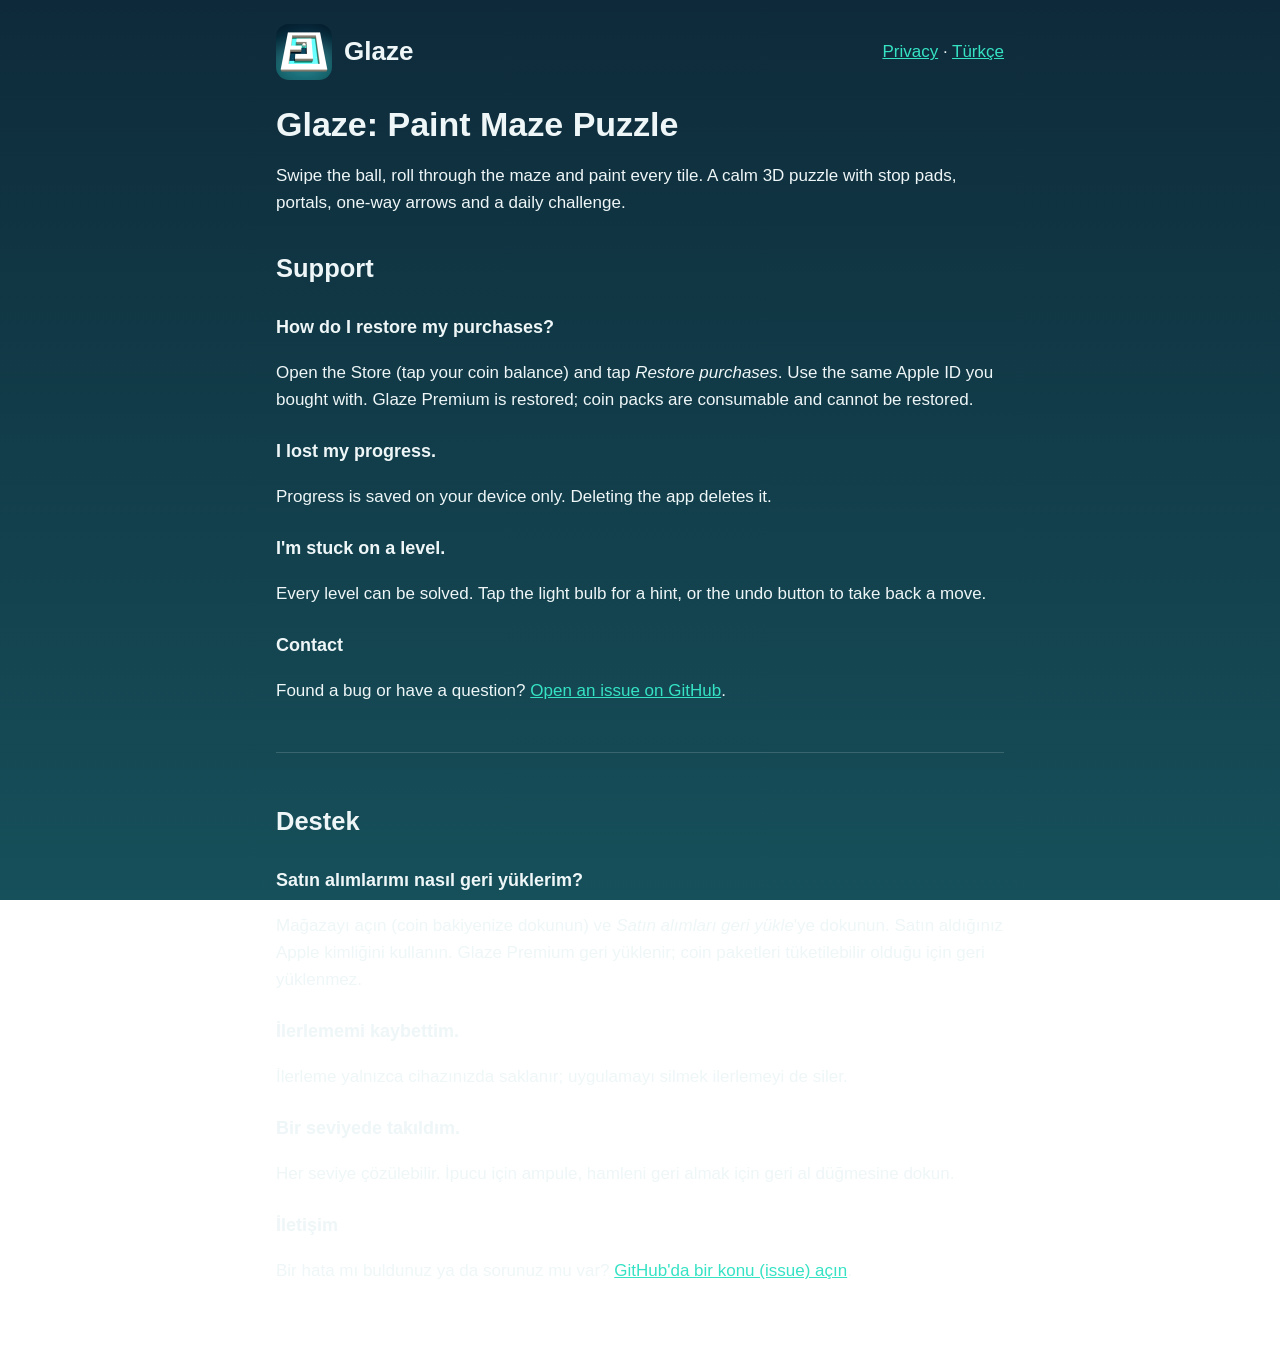
<file: index.html>
<!doctype html>
<html lang="en">
<head>
<meta charset="utf-8">
<meta name="viewport" content="width=device-width, initial-scale=1">
<title>Glaze – Support</title>
<link rel="stylesheet" href="style.css">
</head>
<body>
<main>
<header>
  <a href="./" class="brand"><img src="icon.png" alt="" width="56" height="56"> Glaze</a>
  <nav><a href="privacy.html">Privacy</a> · <a href="#tr">Türkçe</a></nav>
</header>

<section>
<h1>Glaze: Paint Maze Puzzle</h1>
<p>Swipe the ball, roll through the maze and paint every tile. A calm 3D puzzle with stop pads, portals, one-way arrows and a daily challenge.</p>

<h2>Support</h2>
<h3>How do I restore my purchases?</h3>
<p>Open the Store (tap your coin balance) and tap <em>Restore purchases</em>. Use the same Apple ID you bought with. Glaze Premium is restored; coin packs are consumable and cannot be restored.</p>
<h3>I lost my progress.</h3>
<p>Progress is saved on your device only. Deleting the app deletes it.</p>
<h3>I'm stuck on a level.</h3>
<p>Every level can be solved. Tap the light bulb for a hint, or the undo button to take back a move.</p>
<h3>Contact</h3>
<p>Found a bug or have a question? <a href="https://github.com/ramazanbulut/glaze-app/issues">Open an issue on GitHub</a>.</p>
</section>

<hr>

<section id="tr">
<h2>Destek</h2>
<h3>Satın alımlarımı nasıl geri yüklerim?</h3>
<p>Mağazayı açın (coin bakiyenize dokunun) ve <em>Satın alımları geri yükle</em>'ye dokunun. Satın aldığınız Apple kimliğini kullanın. Glaze Premium geri yüklenir; coin paketleri tüketilebilir olduğu için geri yüklenmez.</p>
<h3>İlerlememi kaybettim.</h3>
<p>İlerleme yalnızca cihazınızda saklanır; uygulamayı silmek ilerlemeyi de siler.</p>
<h3>Bir seviyede takıldım.</h3>
<p>Her seviye çözülebilir. İpucu için ampule, hamleni geri almak için geri al düğmesine dokun.</p>
<h3>İletişim</h3>
<p>Bir hata mı buldunuz ya da sorunuz mu var? <a href="https://github.com/ramazanbulut/glaze-app/issues">GitHub'da bir konu (issue) açın</a>.</p>
</section>
</main>
</body>
</html>
</file>
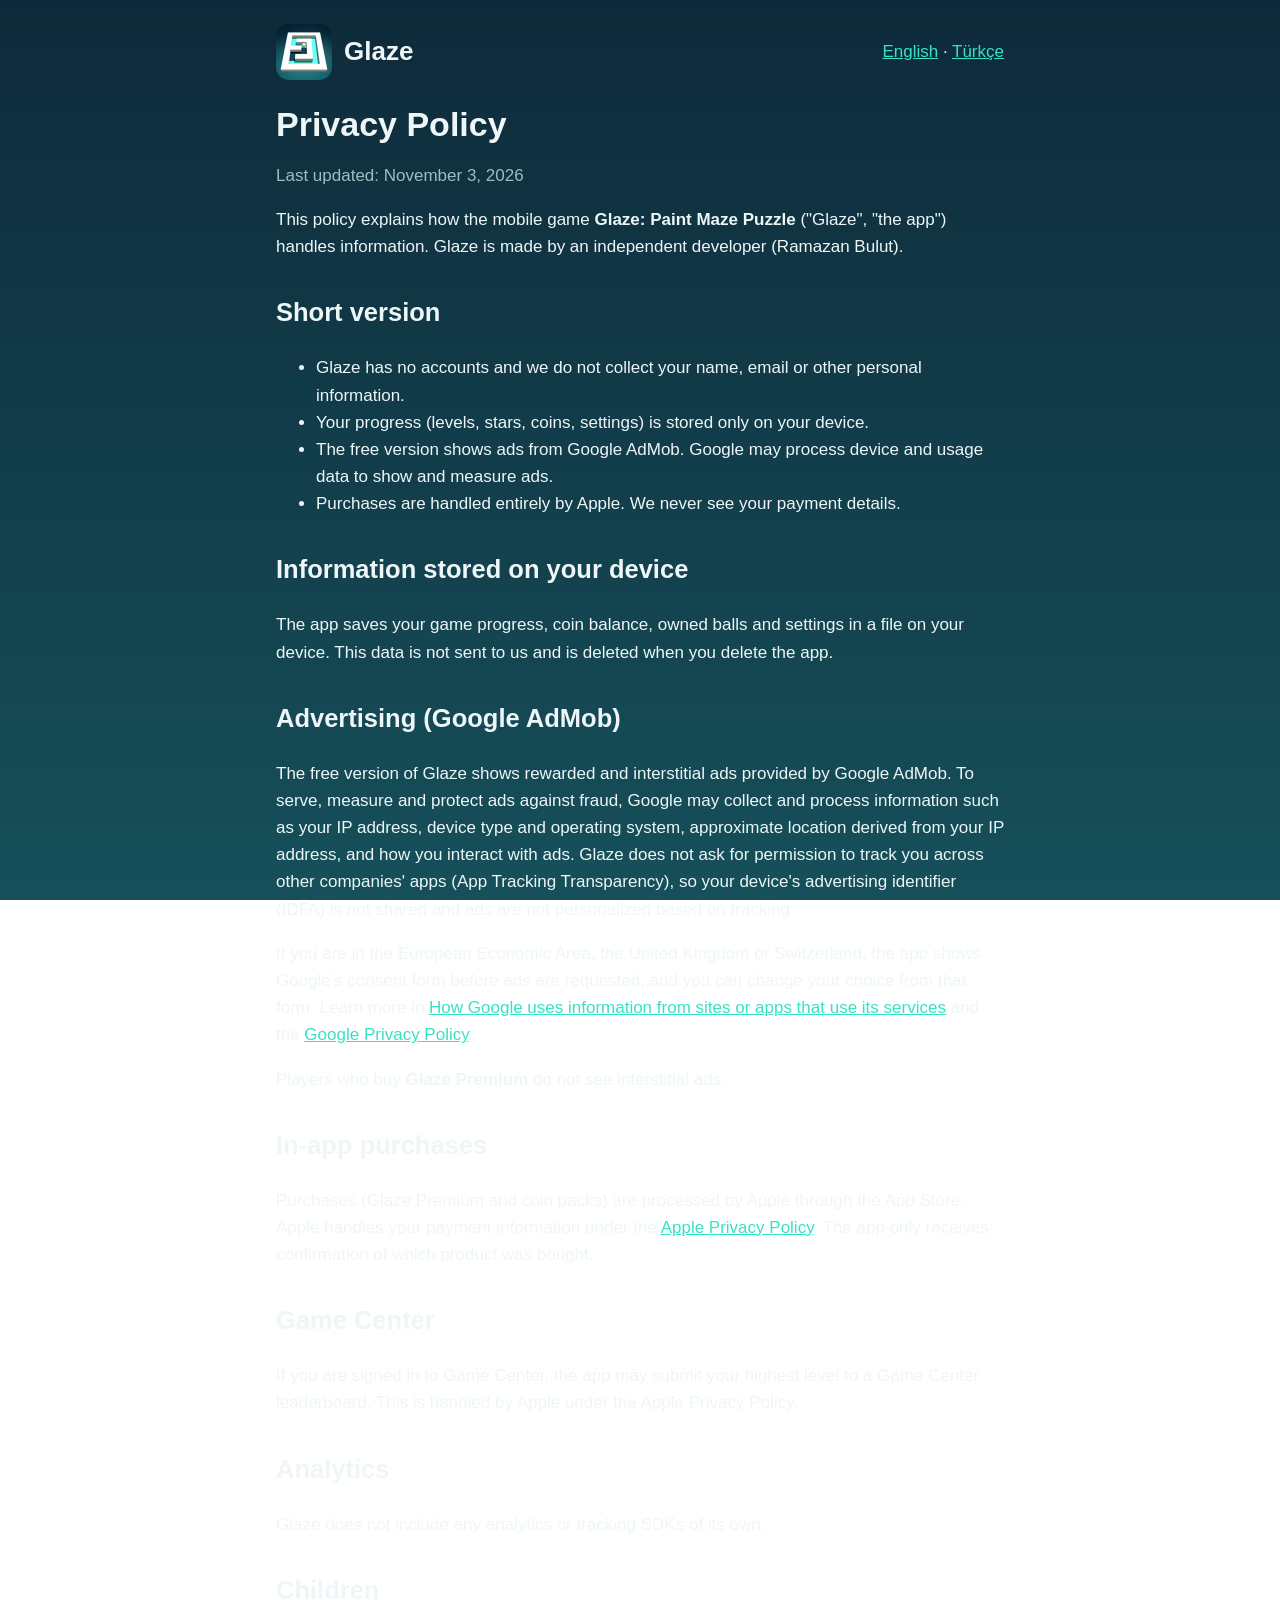
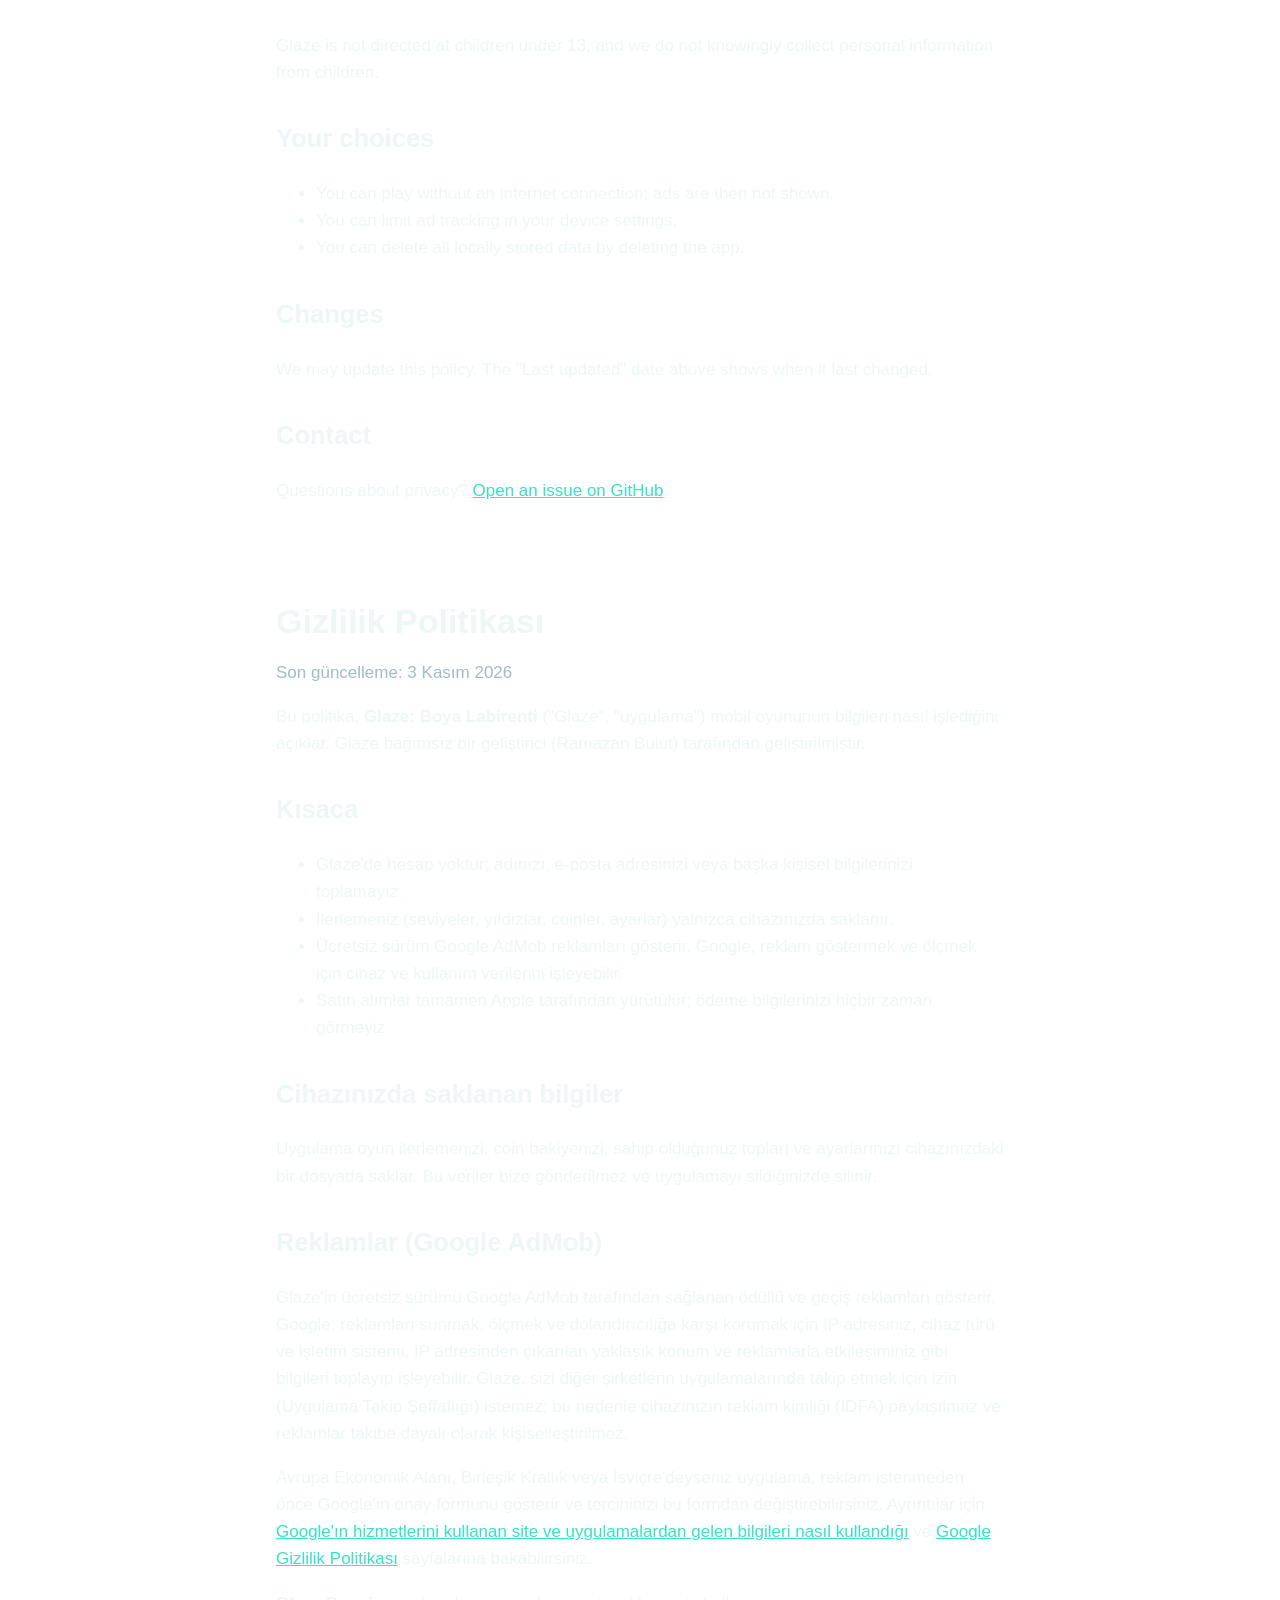
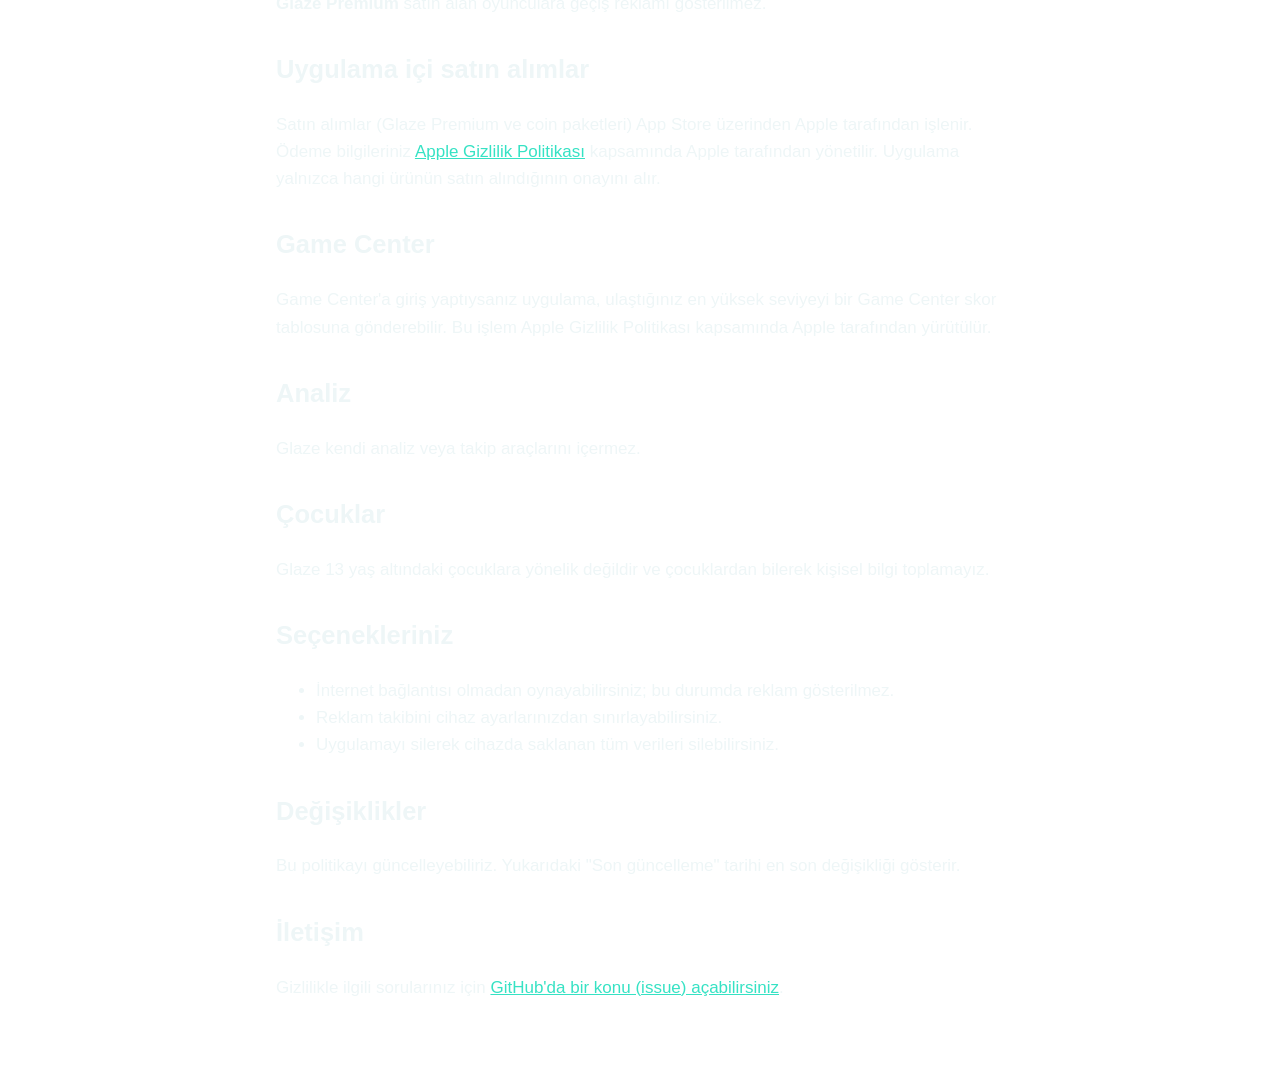
<file: privacy.html>
<!doctype html>
<html lang="en">
<head>
<meta charset="utf-8">
<meta name="viewport" content="width=device-width, initial-scale=1">
<title>Glaze – Privacy Policy</title>
<link rel="stylesheet" href="style.css">
</head>
<body>
<main>
<header>
  <a href="./" class="brand"><img src="icon.png" alt="" width="56" height="56"> Glaze</a>
  <nav><a href="#en">English</a> · <a href="#tr">Türkçe</a></nav>
</header>

<section id="en">
<h1>Privacy Policy</h1>
<p class="muted">Last updated: November 3, 2026</p>

<p>This policy explains how the mobile game <strong>Glaze: Paint Maze Puzzle</strong> ("Glaze", "the app") handles information. Glaze is made by an independent developer (Ramazan Bulut).</p>

<h2>Short version</h2>
<ul>
  <li>Glaze has no accounts and we do not collect your name, email or other personal information.</li>
  <li>Your progress (levels, stars, coins, settings) is stored only on your device.</li>
  <li>The free version shows ads from Google AdMob. Google may process device and usage data to show and measure ads.</li>
  <li>Purchases are handled entirely by Apple. We never see your payment details.</li>
</ul>

<h2>Information stored on your device</h2>
<p>The app saves your game progress, coin balance, owned balls and settings in a file on your device. This data is not sent to us and is deleted when you delete the app.</p>

<h2>Advertising (Google AdMob)</h2>
<p>The free version of Glaze shows rewarded and interstitial ads provided by Google AdMob. To serve, measure and protect ads against fraud, Google may collect and process information such as your IP address, device type and operating system, approximate location derived from your IP address, and how you interact with ads. Glaze does not ask for permission to track you across other companies' apps (App Tracking Transparency), so your device's advertising identifier (IDFA) is not shared and ads are not personalized based on tracking.</p>
<p>If you are in the European Economic Area, the United Kingdom or Switzerland, the app shows Google's consent form before ads are requested, and you can change your choice from that form. Learn more in <a href="https://policies.google.com/technologies/partner-sites">How Google uses information from sites or apps that use its services</a> and the <a href="https://policies.google.com/privacy">Google Privacy Policy</a>.</p>
<p>Players who buy <strong>Glaze Premium</strong> do not see interstitial ads.</p>

<h2>In-app purchases</h2>
<p>Purchases (Glaze Premium and coin packs) are processed by Apple through the App Store. Apple handles your payment information under the <a href="https://www.apple.com/legal/privacy/">Apple Privacy Policy</a>. The app only receives confirmation of which product was bought.</p>

<h2>Game Center</h2>
<p>If you are signed in to Game Center, the app may submit your highest level to a Game Center leaderboard. This is handled by Apple under the Apple Privacy Policy.</p>

<h2>Analytics</h2>
<p>Glaze does not include any analytics or tracking SDKs of its own.</p>

<h2>Children</h2>
<p>Glaze is not directed at children under 13, and we do not knowingly collect personal information from children.</p>

<h2>Your choices</h2>
<ul>
  <li>You can play without an internet connection; ads are then not shown.</li>
  <li>You can limit ad tracking in your device settings.</li>
  <li>You can delete all locally stored data by deleting the app.</li>
</ul>

<h2>Changes</h2>
<p>We may update this policy. The "Last updated" date above shows when it last changed.</p>

<h2>Contact</h2>
<p>Questions about privacy? <a href="https://github.com/ramazanbulut/glaze-app/issues">Open an issue on GitHub</a>.</p>
</section>

<hr>

<section id="tr">
<h1>Gizlilik Politikası</h1>
<p class="muted">Son güncelleme: 3 Kasım 2026</p>

<p>Bu politika, <strong>Glaze: Boya Labirenti</strong> ("Glaze", "uygulama") mobil oyununun bilgileri nasıl işlediğini açıklar. Glaze bağımsız bir geliştirici (Ramazan Bulut) tarafından geliştirilmiştir.</p>

<h2>Kısaca</h2>
<ul>
  <li>Glaze'de hesap yoktur; adınızı, e-posta adresinizi veya başka kişisel bilgilerinizi toplamayız.</li>
  <li>İlerlemeniz (seviyeler, yıldızlar, coinler, ayarlar) yalnızca cihazınızda saklanır.</li>
  <li>Ücretsiz sürüm Google AdMob reklamları gösterir. Google, reklam göstermek ve ölçmek için cihaz ve kullanım verilerini işleyebilir.</li>
  <li>Satın alımlar tamamen Apple tarafından yürütülür; ödeme bilgilerinizi hiçbir zaman görmeyiz.</li>
</ul>

<h2>Cihazınızda saklanan bilgiler</h2>
<p>Uygulama oyun ilerlemenizi, coin bakiyenizi, sahip olduğunuz topları ve ayarlarınızı cihazınızdaki bir dosyada saklar. Bu veriler bize gönderilmez ve uygulamayı sildiğinizde silinir.</p>

<h2>Reklamlar (Google AdMob)</h2>
<p>Glaze'in ücretsiz sürümü Google AdMob tarafından sağlanan ödüllü ve geçiş reklamları gösterir. Google; reklamları sunmak, ölçmek ve dolandırıcılığa karşı korumak için IP adresiniz, cihaz türü ve işletim sistemi, IP adresinden çıkarılan yaklaşık konum ve reklamlarla etkileşiminiz gibi bilgileri toplayıp işleyebilir. Glaze, sizi diğer şirketlerin uygulamalarında takip etmek için izin (Uygulama Takip Şeffaflığı) istemez; bu nedenle cihazınızın reklam kimliği (IDFA) paylaşılmaz ve reklamlar takibe dayalı olarak kişiselleştirilmez.</p>
<p>Avrupa Ekonomik Alanı, Birleşik Krallık veya İsviçre'deyseniz uygulama, reklam istenmeden önce Google'ın onay formunu gösterir ve tercihinizi bu formdan değiştirebilirsiniz. Ayrıntılar için <a href="https://policies.google.com/technologies/partner-sites">Google'ın hizmetlerini kullanan site ve uygulamalardan gelen bilgileri nasıl kullandığı</a> ve <a href="https://policies.google.com/privacy">Google Gizlilik Politikası</a> sayfalarına bakabilirsiniz.</p>
<p><strong>Glaze Premium</strong> satın alan oyunculara geçiş reklamı gösterilmez.</p>

<h2>Uygulama içi satın alımlar</h2>
<p>Satın alımlar (Glaze Premium ve coin paketleri) App Store üzerinden Apple tarafından işlenir. Ödeme bilgileriniz <a href="https://www.apple.com/tr/legal/privacy/">Apple Gizlilik Politikası</a> kapsamında Apple tarafından yönetilir. Uygulama yalnızca hangi ürünün satın alındığının onayını alır.</p>

<h2>Game Center</h2>
<p>Game Center'a giriş yaptıysanız uygulama, ulaştığınız en yüksek seviyeyi bir Game Center skor tablosuna gönderebilir. Bu işlem Apple Gizlilik Politikası kapsamında Apple tarafından yürütülür.</p>

<h2>Analiz</h2>
<p>Glaze kendi analiz veya takip araçlarını içermez.</p>

<h2>Çocuklar</h2>
<p>Glaze 13 yaş altındaki çocuklara yönelik değildir ve çocuklardan bilerek kişisel bilgi toplamayız.</p>

<h2>Seçenekleriniz</h2>
<ul>
  <li>İnternet bağlantısı olmadan oynayabilirsiniz; bu durumda reklam gösterilmez.</li>
  <li>Reklam takibini cihaz ayarlarınızdan sınırlayabilirsiniz.</li>
  <li>Uygulamayı silerek cihazda saklanan tüm verileri silebilirsiniz.</li>
</ul>

<h2>Değişiklikler</h2>
<p>Bu politikayı güncelleyebiliriz. Yukarıdaki "Son güncelleme" tarihi en son değişikliği gösterir.</p>

<h2>İletişim</h2>
<p>Gizlilikle ilgili sorularınız için <a href="https://github.com/ramazanbulut/glaze-app/issues">GitHub'da bir konu (issue) açabilirsiniz</a>.</p>
</section>
</main>
</body>
</html>
</file>
<file: style.css>
:root { --bg: #0e2a3a; --card: #12333f; --text: #eef6f7; --muted: #9fbcc2; --accent: #36e2c4; }
* { box-sizing: border-box; }
body { margin: 0; background: linear-gradient(#0e2a3a, #16505a) fixed; color: var(--text);
  font: 17px/1.6 -apple-system, BlinkMacSystemFont, "SF Pro Text", "Segoe UI", Roboto, sans-serif; }
main { max-width: 760px; margin: 0 auto; padding: 24px 16px 64px; }
header { display: flex; align-items: center; justify-content: space-between; gap: 12px; flex-wrap: wrap; margin-bottom: 24px; }
.brand { display: flex; align-items: center; gap: 12px; color: var(--text); text-decoration: none; font-weight: 800; font-size: 26px; }
.brand img { border-radius: 13px; }
a { color: var(--accent); }
h1 { font-size: 34px; line-height: 1.2; margin: 8px 0; }
h2 { margin-top: 32px; }
h3 { margin: 24px 0 4px; font-size: 18px; }
.muted { color: var(--muted); }
hr { border: 0; border-top: 1px solid rgba(255,255,255,.15); margin: 48px 0; }
</file>
